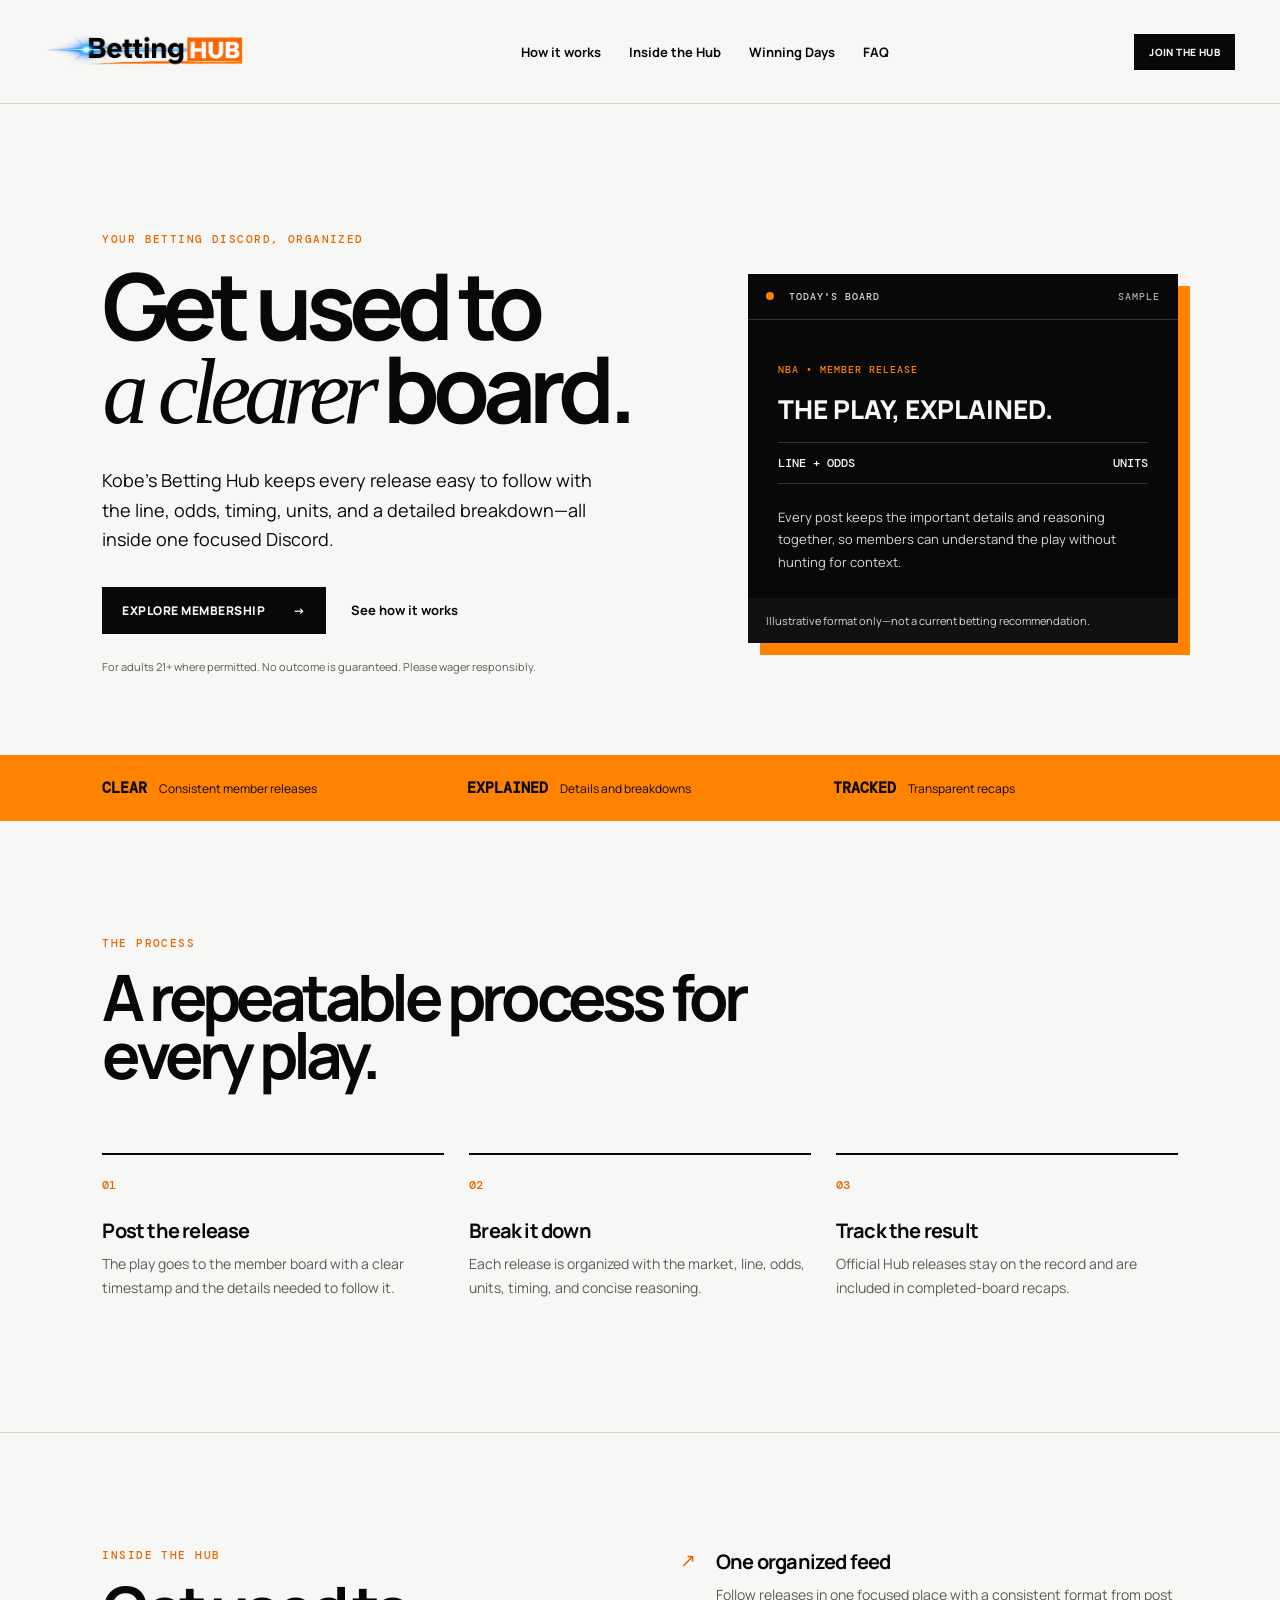
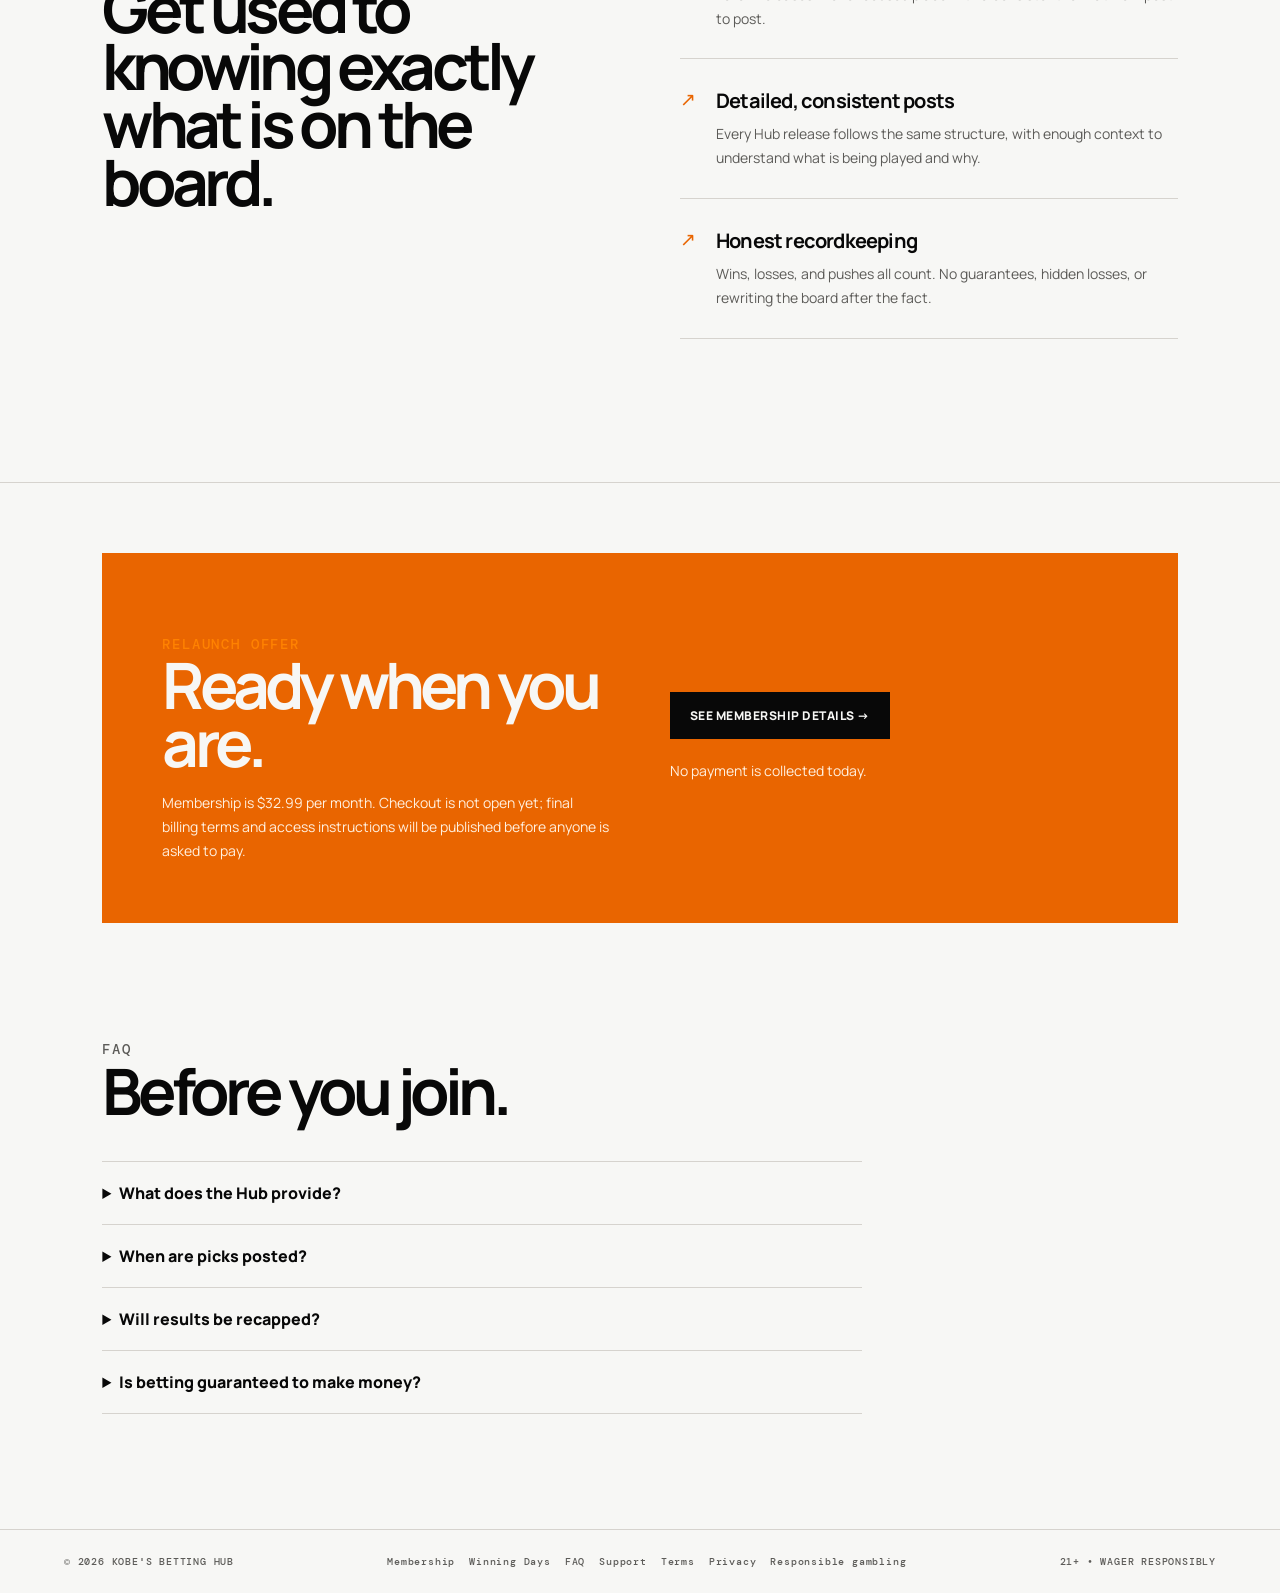
<file: index.html>
<!doctype html>
<html lang="en">
  <head>
    <meta charset="UTF-8" />
    <meta name="viewport" content="width=device-width, initial-scale=1.0" />
    <meta name="description" content="Kobe's Betting Hub is an organized betting Discord with clearly formatted releases, detailed breakdowns, and transparent recaps." />
    <meta name="theme-color" content="#080808" />
    <title>Kobe's Betting Hub | Clear releases and detailed breakdowns</title>
    <link rel="preconnect" href="https://fonts.googleapis.com" />
    <link rel="preconnect" href="https://fonts.gstatic.com" crossorigin />
    <link href="https://fonts.googleapis.com/css2?family=DM+Mono:wght@400;500&family=Manrope:wght@500;600;700;800&display=swap" rel="stylesheet" />
    <link rel="stylesheet" href="styles.css?v=7" />
    <link rel="stylesheet" href="brand.css?v=2" />
  </head>
  <body>
    <header class="site-header">
      <a class="brand" href="#top"><img class="brand-logo" src="betting-hub-logo-final.png" alt="Betting Hub" /></a>
      <nav aria-label="Primary navigation">
        <a href="#how-it-works">How it works</a>
        <a href="#inside">Inside the Hub</a>
        <a href="recaps.html">Winning Days</a>
        <a href="#faq">FAQ</a>
      </nav>
      <a class="button button-small" href="#join">Join the Hub</a>
    </header>

    <main id="top">
      <section class="hero">
        <div class="hero-copy">
          <p class="eyebrow">YOUR BETTING DISCORD, ORGANIZED</p>
          <h1>Get used to<br /><em>a clearer</em> board.</h1>
          <p class="hero-text">Kobe's Betting Hub keeps every release easy to follow with the line, odds, timing, units, and a detailed breakdown—all inside one focused Discord.</p>
          <div class="hero-actions">
            <a class="button" href="membership.html">Explore membership <span>→</span></a>
            <a class="text-link" href="#how-it-works">See how it works</a>
          </div>
          <p class="microcopy">For adults 21+ where permitted. No outcome is guaranteed. Please wager responsibly.</p>
        </div>
        <aside class="hero-card" aria-label="Sample member post">
          <div class="card-bar"><span class="status-dot"></span> TODAY'S BOARD <span class="time">SAMPLE</span></div>
          <div class="sample-pick">
            <p class="pick-label">NBA • MEMBER RELEASE</p>
            <p class="pick-title">THE PLAY, EXPLAINED.</p>
            <div class="pick-meta"><span>LINE + ODDS</span><span>UNITS</span></div>
            <p class="pick-note">Every post keeps the important details and reasoning together, so members can understand the play without hunting for context.</p>
          </div>
          <p class="card-footer">Illustrative format only—not a current betting recommendation.</p>
        </aside>
      </section>

      <section class="proof-band" aria-label="What members receive">
        <div><strong>CLEAR</strong><span>Consistent member releases</span></div>
        <div><strong>EXPLAINED</strong><span>Details and breakdowns</span></div>
        <div><strong>TRACKED</strong><span>Transparent recaps</span></div>
      </section>

      <section class="section" id="how-it-works">
        <p class="eyebrow">THE PROCESS</p>
        <h2>A repeatable process for every play.</h2>
        <div class="steps">
          <article><span>01</span><h3>Post the release</h3><p>The play goes to the member board with a clear timestamp and the details needed to follow it.</p></article>
          <article><span>02</span><h3>Break it down</h3><p>Each release is organized with the market, line, odds, units, timing, and concise reasoning.</p></article>
          <article><span>03</span><h3>Track the result</h3><p>Official Hub releases stay on the record and are included in completed-board recaps.</p></article>
        </div>
      </section>

      <section class="section split" id="inside">
        <div>
          <p class="eyebrow">INSIDE THE HUB</p>
          <h2>Get used to knowing exactly what is on the board.</h2>
        </div>
        <ul class="feature-list">
          <li><span>↗</span><div><h3>One organized feed</h3><p>Follow releases in one focused place with a consistent format from post to post.</p></div></li>
          <li><span>↗</span><div><h3>Detailed, consistent posts</h3><p>Every Hub release follows the same structure, with enough context to understand what is being played and why.</p></div></li>
          <li><span>↗</span><div><h3>Honest recordkeeping</h3><p>Wins, losses, and pushes all count. No guarantees, hidden losses, or rewriting the board after the fact.</p></div></li>
        </ul>
      </section>

      <section class="join-panel" id="join">
        <div>
          <p class="eyebrow">RELAUNCH OFFER</p>
          <h2>Ready when you are.</h2>
          <p>Membership is $32.99 per month. Checkout is not open yet; final billing terms and access instructions will be published before anyone is asked to pay.</p>
        </div>
        <div class="interest-form"><a class="button" href="membership.html">See membership details →</a><p>No payment is collected today.</p></div>
      </section>

      <section class="section faq" id="faq">
        <p class="eyebrow">FAQ</p>
        <h2>Before you join.</h2>
        <details><summary>What does the Hub provide?</summary><p>The Hub gives members an organized Discord for clearly formatted releases, detailed breakdowns, updates, and completed-board recaps.</p></details>
        <details><summary>When are picks posted?</summary><p>Plays may release at different points during the day as markets develop. Each post includes its timing and the information needed to evaluate it.</p></details>
        <details><summary>Will results be recapped?</summary><p>Yes. The goal is a clear daily recap after relevant games are final.</p></details>
        <details><summary>Is betting guaranteed to make money?</summary><p>No. Sports betting includes risk. Past results do not guarantee future outcomes. Only wager what you can afford to lose.</p></details>
      </section>
    </main>

    <footer><span>© <span id="year"></span> KOBE'S BETTING HUB</span><span class="footer-nav"><a href="membership.html">Membership</a><a href="recaps.html">Winning Days</a><a href="faq.html">FAQ</a><a href="support.html">Support</a><a href="terms.html">Terms</a><a href="privacy.html">Privacy</a><a href="responsible-gambling.html">Responsible gambling</a></span><span>21+ • WAGER RESPONSIBLY</span></footer>
    <script src="app.js?v=7"></script>
  </body>
</html>
</file>
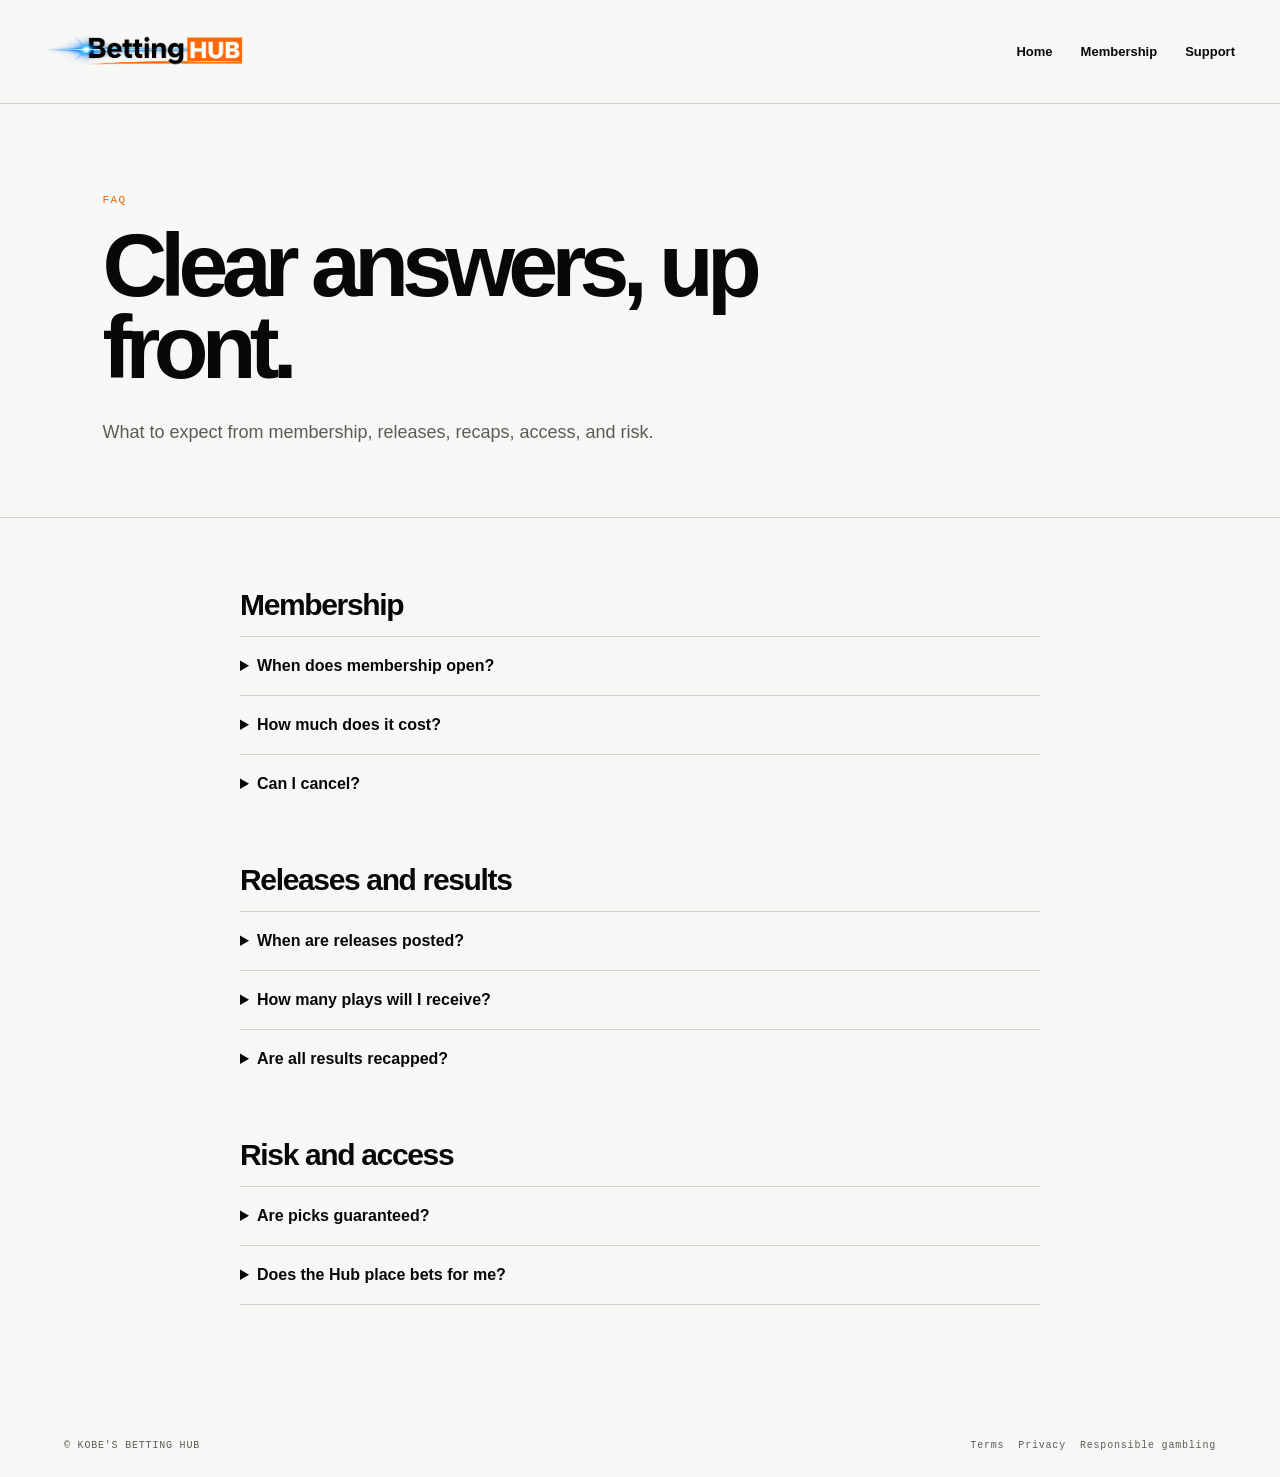
<file: faq.html>
<!doctype html><html lang="en"><head><meta charset="UTF-8"><meta name="viewport" content="width=device-width,initial-scale=1"><meta name="description" content="Membership, releases, results, access, and responsible gambling FAQs."><title>FAQ | Kobe's Betting Hub</title><link rel="stylesheet" href="styles.css?v=7"><link rel="stylesheet" href="brand.css?v=2" /></head><body><header class="site-header"><a class="brand" href="index.html"><img class="brand-logo" src="betting-hub-logo-final.png" alt="Betting Hub" /></a><nav><a href="index.html">Home</a><a href="membership.html">Membership</a><a href="support.html">Support</a></nav></header><main><section class="page-hero"><p class="eyebrow">FAQ</p><h1>Clear answers, up front.</h1><p>What to expect from membership, releases, recaps, access, and risk.</p></section><article class="content faq-list"><h2>Membership</h2><details><summary>When does membership open?</summary><p>A launch date has not been announced. Complete billing and access terms will be shown before checkout opens.</p></details><details><summary>How much does it cost?</summary><p>Membership is $32.99 per month and renews monthly until canceled.</p></details><details><summary>Can I cancel?</summary><p>The cancellation method, effective date, and refund policy will be stated before payment.</p></details><h2>Releases and results</h2><details><summary>When are releases posted?</summary><p>Timing varies by slate and market. Each post will include its timing and bet details.</p></details><details><summary>How many plays will I receive?</summary><p>There is no guaranteed daily number. The goal is qualified releases, not filling a quota.</p></details><details><summary>Are all results recapped?</summary><p>The standard is to include every official posted play, including wins, losses, and pushes.</p></details><h2>Risk and access</h2><details><summary>Are picks guaranteed?</summary><p>No. No pick or system guarantees profit. Sports betting involves real financial risk.</p></details><details><summary>Does the Hub place bets for me?</summary><p>No. It provides information and community access and never needs your sportsbook password.</p></details></article></main><footer><span>© KOBE'S BETTING HUB</span><span class="footer-nav"><a href="terms.html">Terms</a><a href="privacy.html">Privacy</a><a href="responsible-gambling.html">Responsible gambling</a></span></footer></body></html>
</file>
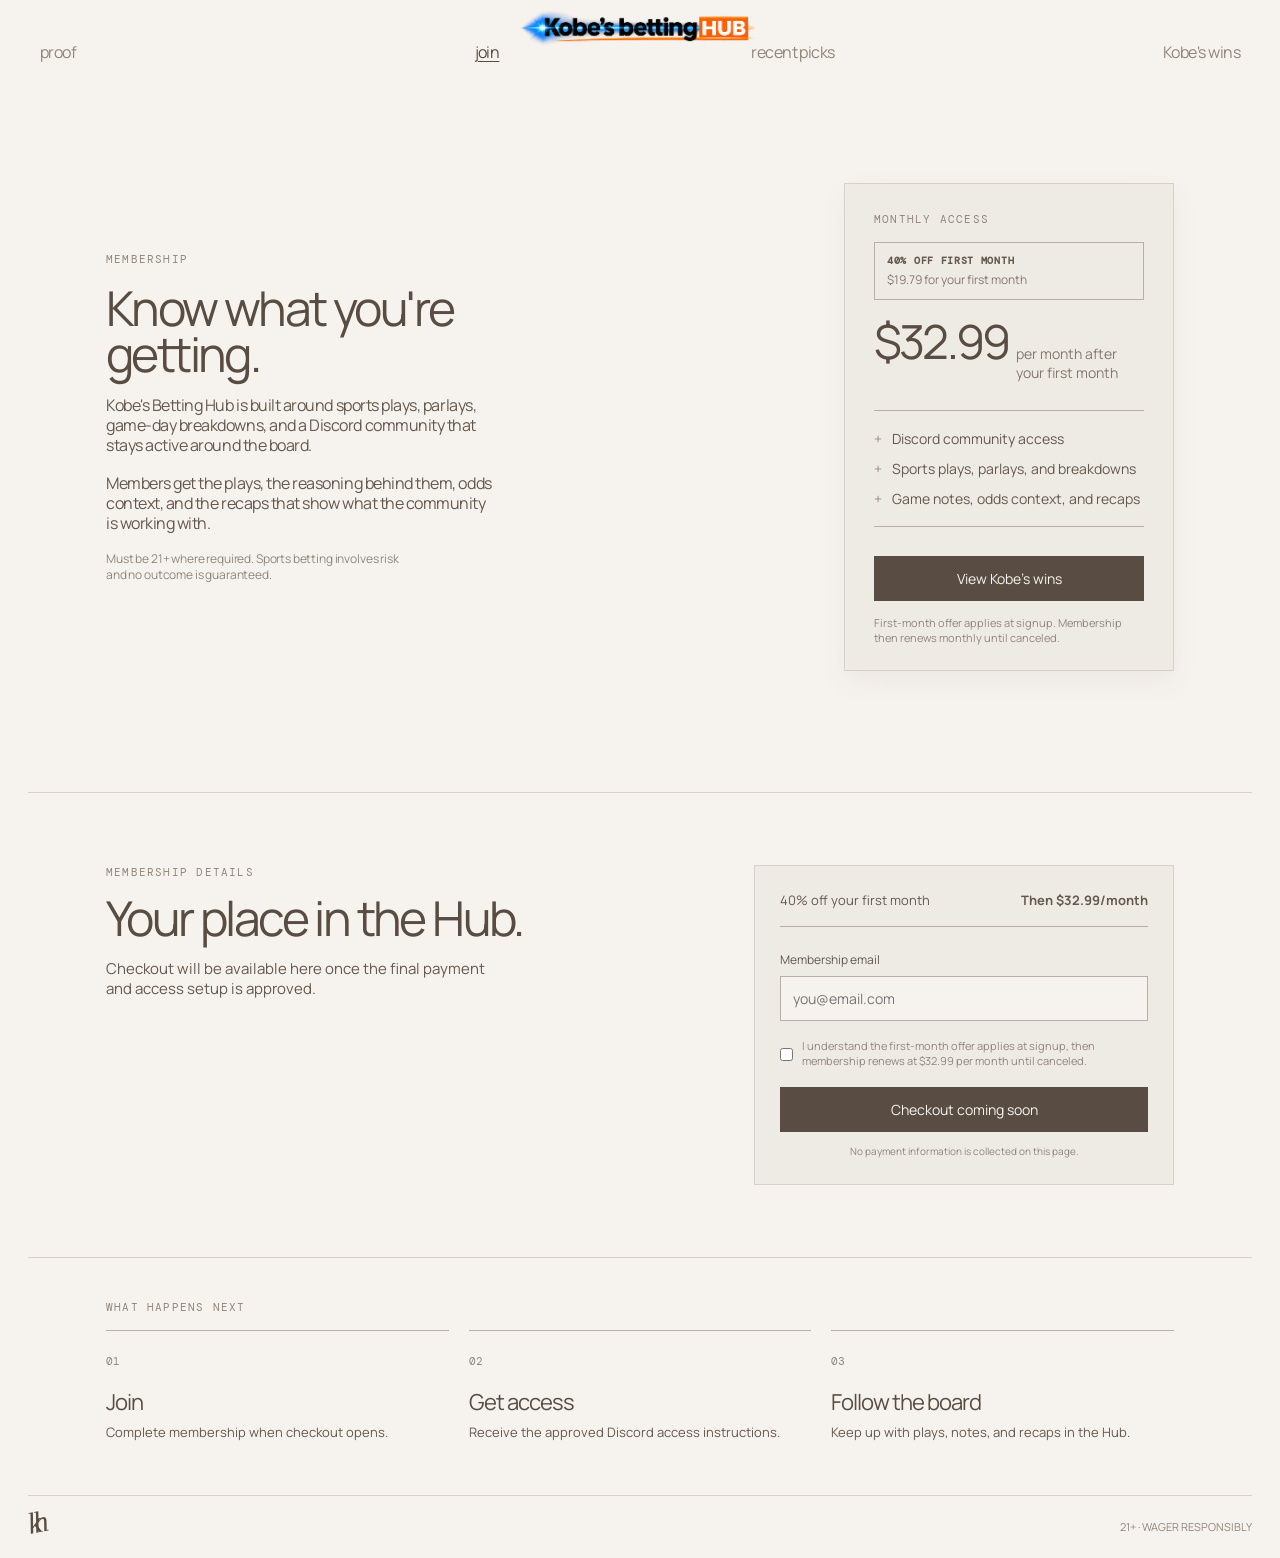
<file: membership.html>
<!doctype html>
<html lang="en">
  <head>
    <meta charset="UTF-8" />
    <meta name="viewport" content="width=device-width, initial-scale=1.0" />
    <meta name="description" content="Join Kobe's Betting Hub." />
    <title>Join | Kobe's Betting Hub</title>
    <link rel="preconnect" href="https://fonts.googleapis.com" />
    <link rel="preconnect" href="https://fonts.gstatic.com" crossorigin />
    <link href="https://fonts.googleapis.com/css2?family=DM+Mono:wght@400&family=Manrope:wght@400;500&display=swap" rel="stylesheet" />
    <link rel="stylesheet" href="membership-theme.css?v=2" />
  </head>
  <body>
    <main class="site-shell">
      <header class="site-header">
        <h1 class="brand-wordmark"><a href="https://zda1-hub.github.io/editorial-portfolio/"><img src="assets/brand/kobes-betting-hub-wordmark.png" alt="Kobe's Betting Hub" /></a></h1>
        <nav aria-label="Kobe's Betting Hub">
          <a href="https://zda1-hub.github.io/editorial-portfolio/">proof</a>
          <a class="is-active" href="membership.html">join</a>
          <a href="https://zda1-hub.github.io/editorial-portfolio/#wins">recent picks</a>
          <a href="https://zda1-hub.github.io/editorial-portfolio/#kobes-wins">Kobe's wins</a>
        </nav>
      </header>

      <section class="membership-view">
        <div class="membership-intro">
          <p class="eyebrow">MEMBERSHIP</p>
          <h2>Know what you're getting.</h2>
          <p>Kobe's Betting Hub is built around sports plays, parlays, game-day breakdowns, and a Discord community that stays active around the board.</p>
          <p>Members get the plays, the reasoning behind them, odds context, and the recaps that show what the community is working with.</p>
          <p class="fine-print">Must be 21+ where required. Sports betting involves risk and no outcome is guaranteed.</p>
        </div>

        <article class="membership-card">
          <p class="card-label">MONTHLY ACCESS</p>
          <div class="first-month-offer"><strong>40% OFF FIRST MONTH</strong><span>$19.79 for your first month</span></div>
          <p class="price"><strong>$32.99</strong><span>per month after your first month</span></p>
          <ul>
            <li>Discord community access</li>
            <li>Sports plays, parlays, and breakdowns</li>
            <li>Game notes, odds context, and recaps</li>
          </ul>
          <a class="back-to-wins" href="https://zda1-hub.github.io/editorial-portfolio/#kobes-wins">View Kobe's wins</a>
          <p class="terms">First-month offer applies at signup. Membership then renews monthly until canceled.</p>
        </article>
      </section>

      <section class="checkout-section" aria-labelledby="checkout-title">
        <div>
          <p class="eyebrow">MEMBERSHIP DETAILS</p>
          <h2 id="checkout-title">Your place in the Hub.</h2>
          <p>Checkout will be available here once the final payment and access setup is approved.</p>
        </div>
        <form class="checkout-card" id="checkout-preview">
          <div class="order-row"><span>40% off your first month</span><strong>Then $32.99/month</strong></div>
          <label for="checkout-email">Membership email</label>
          <input id="checkout-email" name="email" type="email" autocomplete="email" placeholder="you@email.com" required />
          <label class="consent"><input id="terms-consent" type="checkbox" required /><span>I understand the first-month offer applies at signup, then membership renews at $32.99 per month until canceled.</span></label>
          <button type="submit">Checkout coming soon</button>
          <p class="preview-message" id="preview-message" role="status">No payment information is collected on this page.</p>
        </form>
      </section>

      <section class="after-section">
        <p class="eyebrow">WHAT HAPPENS NEXT</p>
        <div class="after-grid">
          <article><span>01</span><h3>Join</h3><p>Complete membership when checkout opens.</p></article>
          <article><span>02</span><h3>Get access</h3><p>Receive the approved Discord access instructions.</p></article>
          <article><span>03</span><h3>Follow the board</h3><p>Keep up with plays, notes, and recaps in the Hub.</p></article>
        </div>
      </section>

      <footer class="site-footer"><a href="https://zda1-hub.github.io/editorial-portfolio/" aria-label="Return to Kobe's Wins">kh</a><span>21+ · WAGER RESPONSIBLY</span></footer>
    </main>
    <script src="app.js?v=8"></script>
  </body>
</html>
</file>
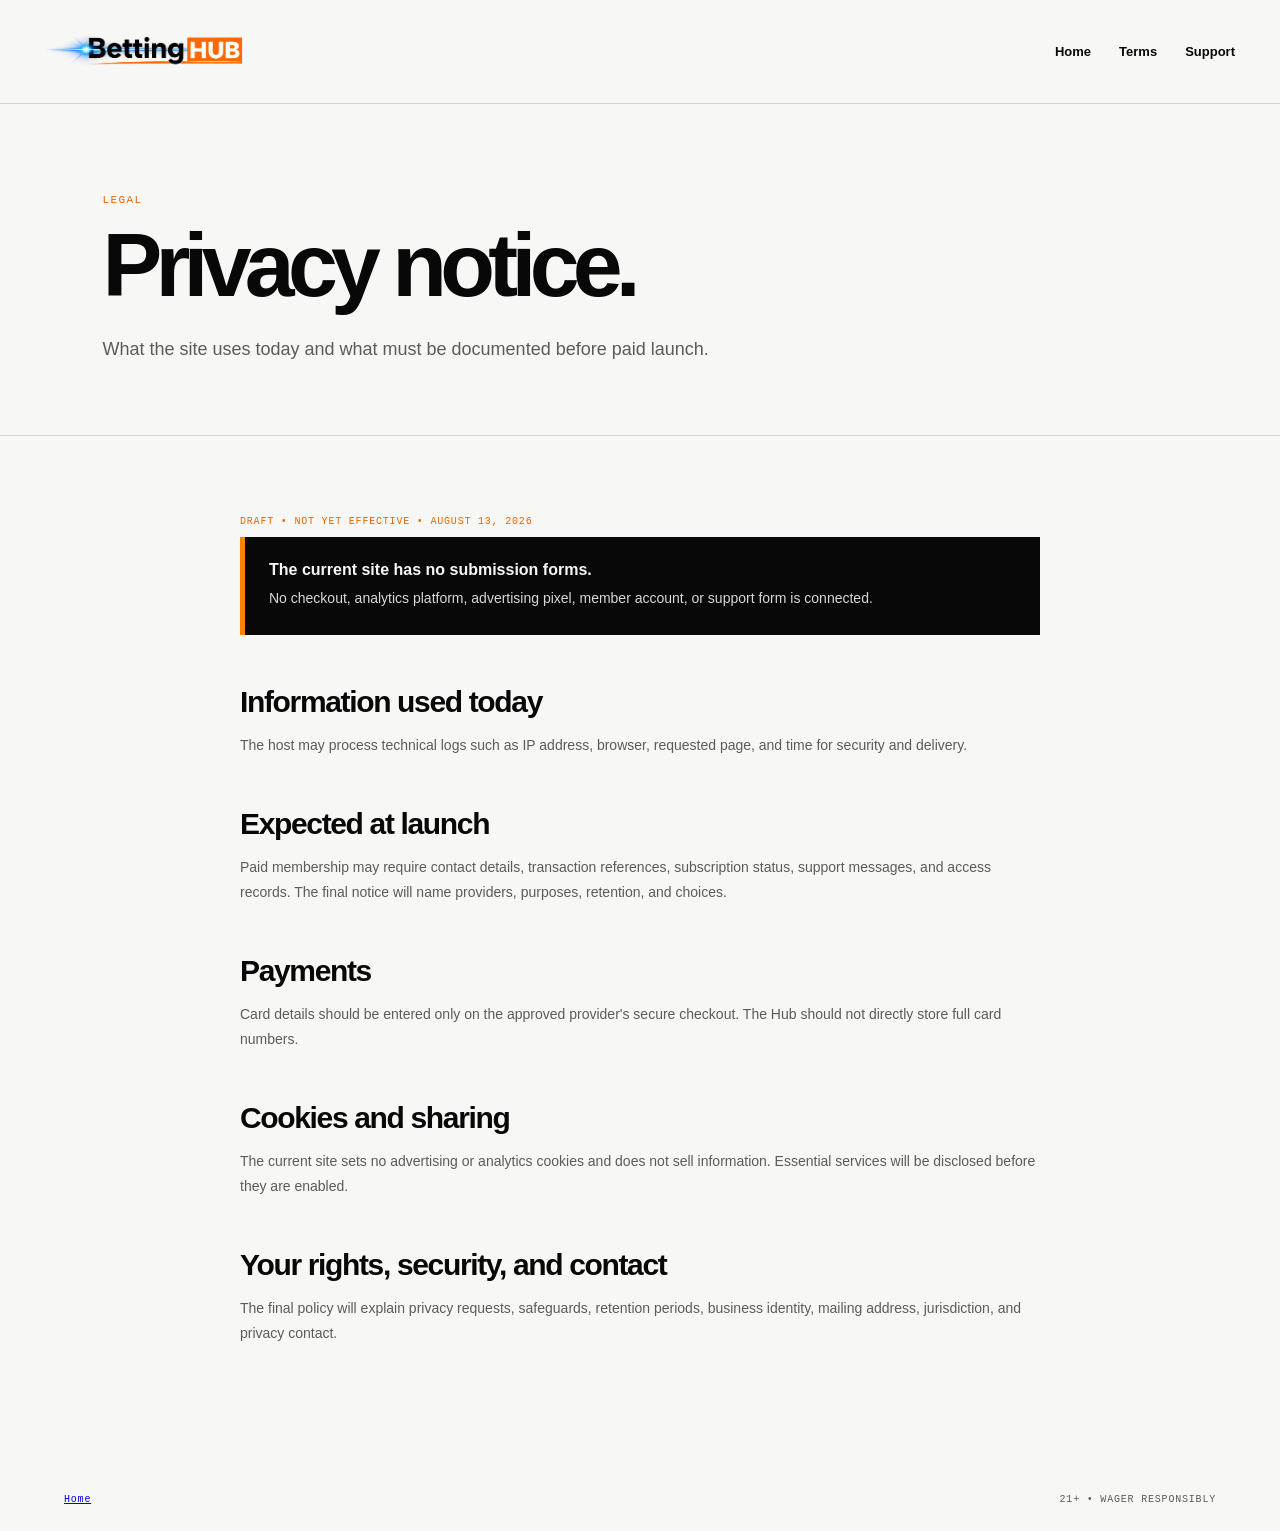
<file: privacy.html>
<!doctype html><html lang="en"><head><meta charset="UTF-8"><meta name="viewport" content="width=device-width,initial-scale=1"><meta name="robots" content="noindex"><title>Privacy | Kobe's Betting Hub</title><link rel="stylesheet" href="styles.css"><link rel="stylesheet" href="brand.css?v=2" /></head><body><header class="site-header"><a class="brand" href="index.html"><img class="brand-logo" src="betting-hub-logo-final.png" alt="Betting Hub" /></a><nav><a href="index.html">Home</a><a href="terms.html">Terms</a><a href="support.html">Support</a></nav></header><main><section class="page-hero"><p class="eyebrow">LEGAL</p><h1>Privacy notice.</h1><p>What the site uses today and what must be documented before paid launch.</p></section><article class="content"><p class="legal-meta">DRAFT • NOT YET EFFECTIVE • AUGUST 13, 2026</p><div class="notice"><strong>The current site has no submission forms.</strong><p>No checkout, analytics platform, advertising pixel, member account, or support form is connected.</p></div><h2>Information used today</h2><p>The host may process technical logs such as IP address, browser, requested page, and time for security and delivery.</p><h2>Expected at launch</h2><p>Paid membership may require contact details, transaction references, subscription status, support messages, and access records. The final notice will name providers, purposes, retention, and choices.</p><h2>Payments</h2><p>Card details should be entered only on the approved provider's secure checkout. The Hub should not directly store full card numbers.</p><h2>Cookies and sharing</h2><p>The current site sets no advertising or analytics cookies and does not sell information. Essential services will be disclosed before they are enabled.</p><h2>Your rights, security, and contact</h2><p>The final policy will explain privacy requests, safeguards, retention periods, business identity, mailing address, jurisdiction, and privacy contact.</p></article></main><footer><a href="index.html">Home</a><span>21+ • WAGER RESPONSIBLY</span></footer></body></html>
</file>
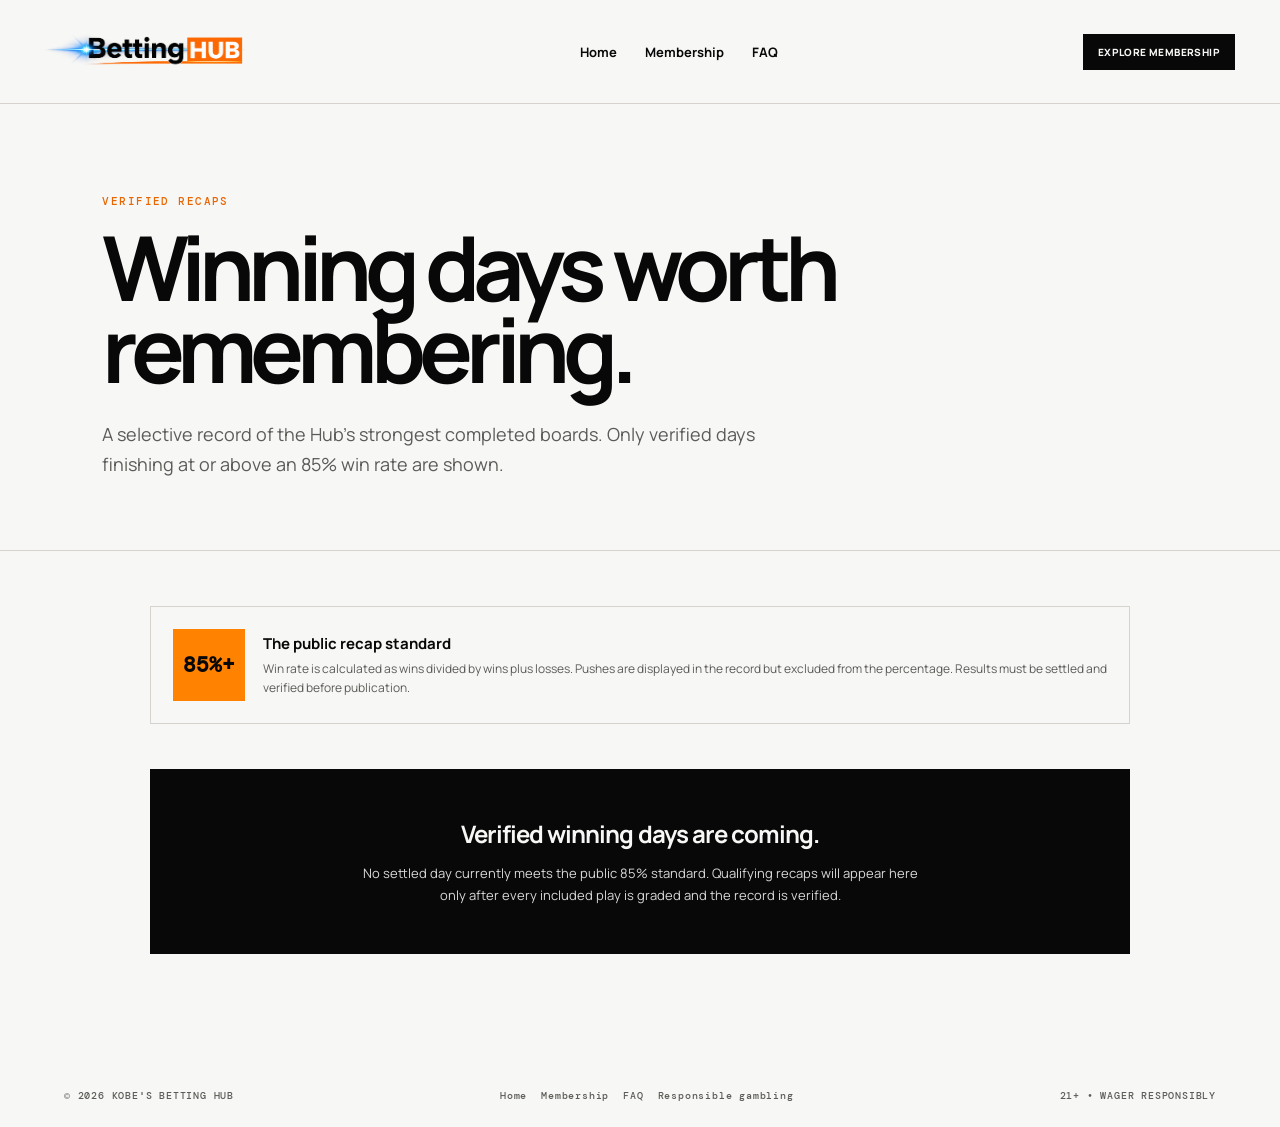
<file: recaps.html>
<!doctype html>
<html lang="en">
  <head>
    <meta charset="UTF-8" />
    <meta name="viewport" content="width=device-width, initial-scale=1.0" />
    <meta name="description" content="Verified Kobe's Betting Hub daily recaps with an 85% win rate or better." />
    <meta name="theme-color" content="#080808" />
    <title>Winning Days | Kobe's Betting Hub</title>
    <link rel="preconnect" href="https://fonts.googleapis.com" />
    <link rel="preconnect" href="https://fonts.gstatic.com" crossorigin />
    <link href="https://fonts.googleapis.com/css2?family=DM+Mono:wght@400;500&family=Manrope:wght@500;600;700;800&display=swap" rel="stylesheet" />
    <link rel="stylesheet" href="styles.css?v=6" />
    <link rel="stylesheet" href="brand.css?v=2" />
  </head>
  <body>
    <header class="site-header">
      <a class="brand" href="index.html"><img class="brand-logo" src="betting-hub-logo-final.png" alt="Betting Hub" /></a>
      <nav aria-label="Primary navigation"><a href="index.html">Home</a><a href="membership.html">Membership</a><a href="faq.html">FAQ</a></nav>
      <a class="button button-small" href="membership.html">Explore membership</a>
    </header>
    <main>
      <section class="page-hero"><p class="eyebrow">VERIFIED RECAPS</p><h1>Winning days worth remembering.</h1><p>A selective record of the Hub's strongest completed boards. Only verified days finishing at or above an 85% win rate are shown.</p></section>
      <section class="recap-intro" aria-label="Publishing standard"><div class="recap-rule"><span class="rule-number">85%+</span><div><strong>The public recap standard</strong><p>Win rate is calculated as wins divided by wins plus losses. Pushes are displayed in the record but excluded from the percentage. Results must be settled and verified before publication.</p></div></div></section>
      <section class="recap-grid" id="recap-grid" aria-live="polite"><div class="recap-empty"><strong>Loading verified recaps…</strong></div></section>
    </main>
    <footer><span>© <span id="year"></span> KOBE'S BETTING HUB</span><span class="footer-nav"><a href="index.html">Home</a><a href="membership.html">Membership</a><a href="faq.html">FAQ</a><a href="responsible-gambling.html">Responsible gambling</a></span><span>21+ • WAGER RESPONSIBLY</span></footer>
    <script src="app.js?v=5"></script><script src="recaps.js?v=1"></script>
  </body>
</html>
</file>
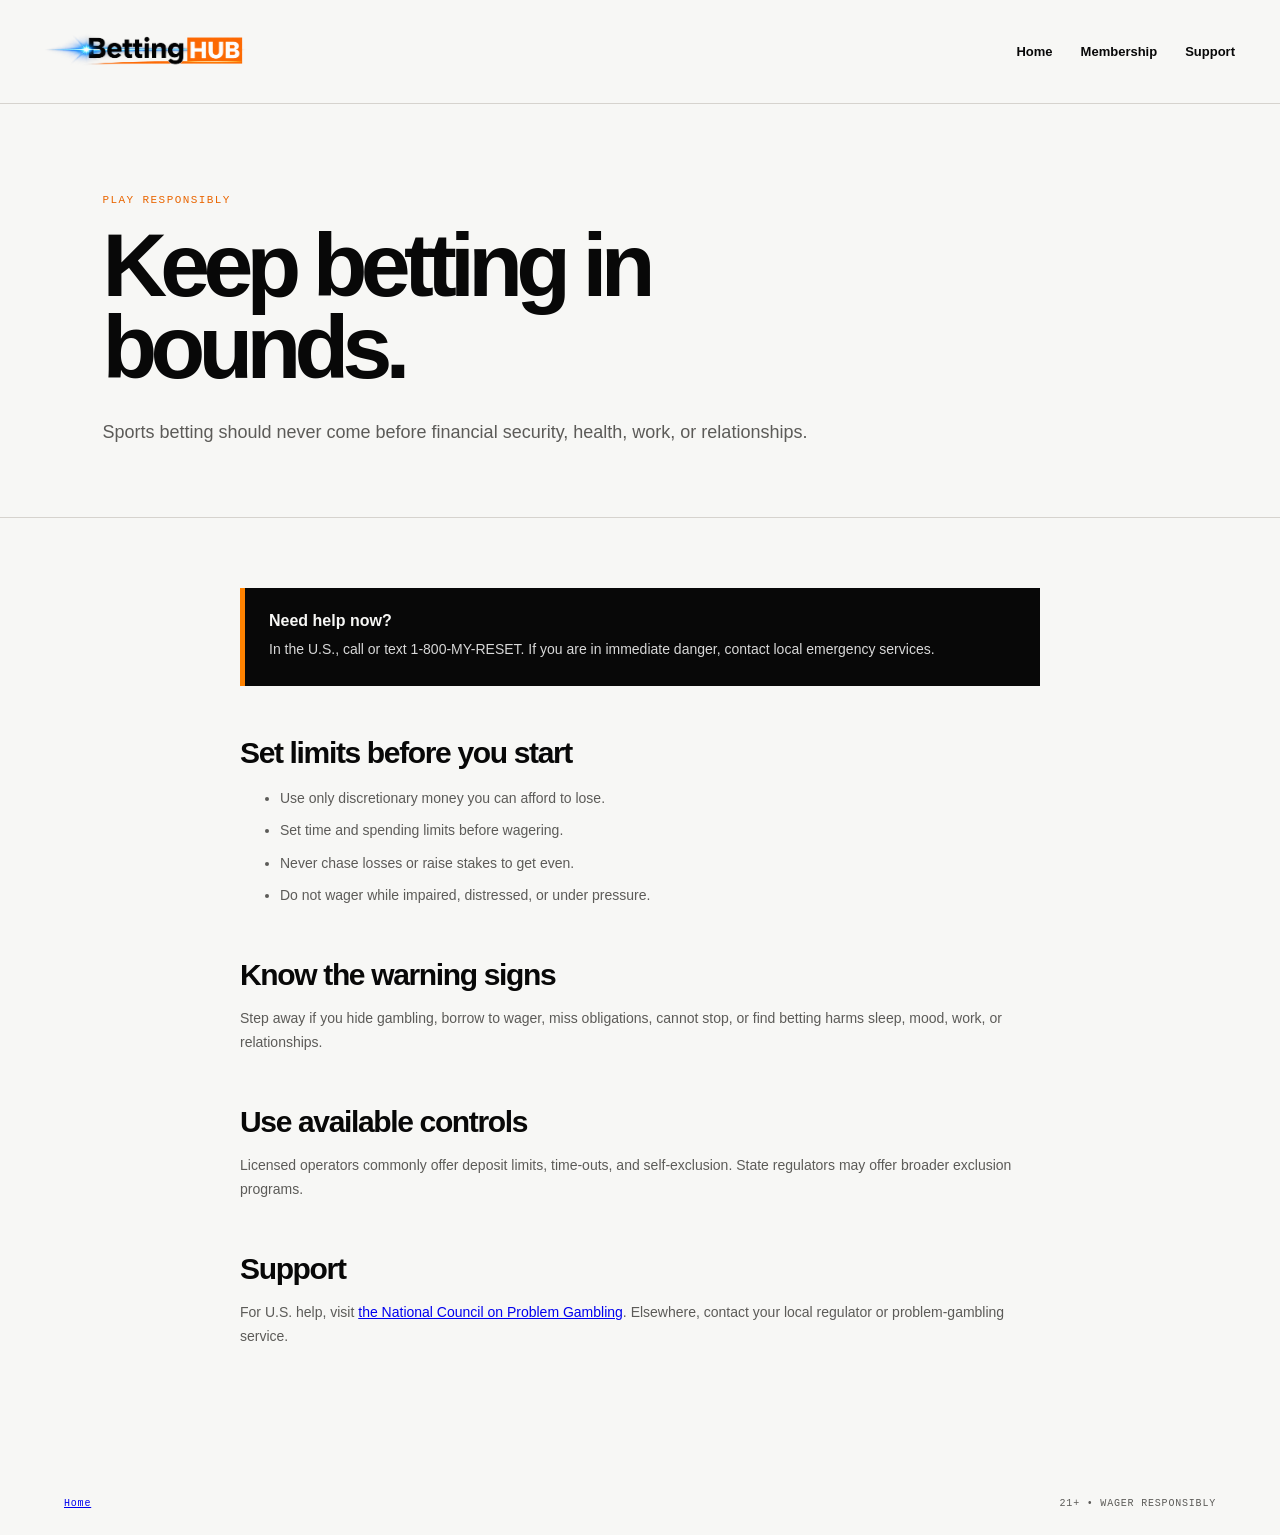
<file: responsible-gambling.html>
<!doctype html><html lang="en"><head><meta charset="UTF-8"><meta name="viewport" content="width=device-width,initial-scale=1"><meta name="description" content="Responsible gambling guidance and support resources."><title>Responsible Gambling | Kobe's Betting Hub</title><link rel="stylesheet" href="styles.css"><link rel="stylesheet" href="brand.css?v=2" /></head><body><header class="site-header"><a class="brand" href="index.html"><img class="brand-logo" src="betting-hub-logo-final.png" alt="Betting Hub" /></a><nav><a href="index.html">Home</a><a href="membership.html">Membership</a><a href="support.html">Support</a></nav></header><main><section class="page-hero"><p class="eyebrow">PLAY RESPONSIBLY</p><h1>Keep betting in bounds.</h1><p>Sports betting should never come before financial security, health, work, or relationships.</p></section><article class="content"><div class="notice"><strong>Need help now?</strong><p>In the U.S., call or text 1-800-MY-RESET. If you are in immediate danger, contact local emergency services.</p></div><h2>Set limits before you start</h2><ul><li>Use only discretionary money you can afford to lose.</li><li>Set time and spending limits before wagering.</li><li>Never chase losses or raise stakes to get even.</li><li>Do not wager while impaired, distressed, or under pressure.</li></ul><h2>Know the warning signs</h2><p>Step away if you hide gambling, borrow to wager, miss obligations, cannot stop, or find betting harms sleep, mood, work, or relationships.</p><h2>Use available controls</h2><p>Licensed operators commonly offer deposit limits, time-outs, and self-exclusion. State regulators may offer broader exclusion programs.</p><h2>Support</h2><p>For U.S. help, visit <a href="https://www.ncpgambling.org/help-treatment/about-the-national-problem-gambling-helpline/">the National Council on Problem Gambling</a>. Elsewhere, contact your local regulator or problem-gambling service.</p></article></main><footer><a href="index.html">Home</a><span>21+ • WAGER RESPONSIBLY</span></footer></body></html>
</file>
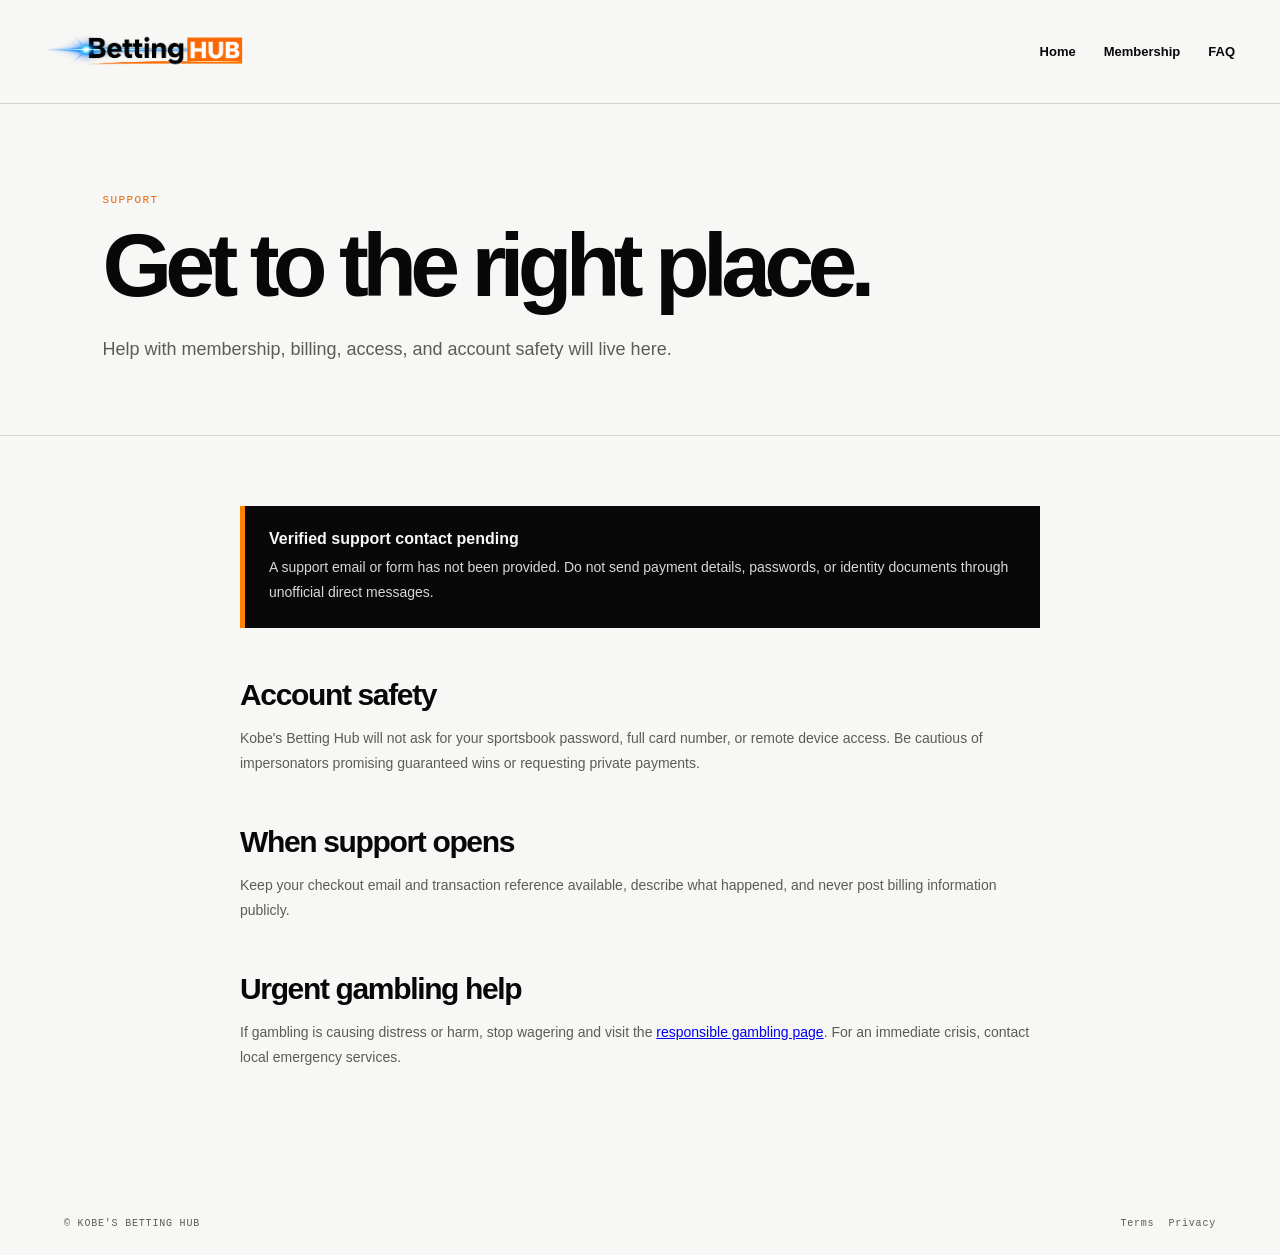
<file: support.html>
<!doctype html><html lang="en"><head><meta charset="UTF-8"><meta name="viewport" content="width=device-width,initial-scale=1"><title>Support | Kobe's Betting Hub</title><link rel="stylesheet" href="styles.css"><link rel="stylesheet" href="brand.css?v=2" /></head><body><header class="site-header"><a class="brand" href="index.html"><img class="brand-logo" src="betting-hub-logo-final.png" alt="Betting Hub" /></a><nav><a href="index.html">Home</a><a href="membership.html">Membership</a><a href="faq.html">FAQ</a></nav></header><main><section class="page-hero"><p class="eyebrow">SUPPORT</p><h1>Get to the right place.</h1><p>Help with membership, billing, access, and account safety will live here.</p></section><article class="content"><div class="notice"><strong>Verified support contact pending</strong><p>A support email or form has not been provided. Do not send payment details, passwords, or identity documents through unofficial direct messages.</p></div><h2>Account safety</h2><p>Kobe's Betting Hub will not ask for your sportsbook password, full card number, or remote device access. Be cautious of impersonators promising guaranteed wins or requesting private payments.</p><h2>When support opens</h2><p>Keep your checkout email and transaction reference available, describe what happened, and never post billing information publicly.</p><h2>Urgent gambling help</h2><p>If gambling is causing distress or harm, stop wagering and visit the <a href="responsible-gambling.html">responsible gambling page</a>. For an immediate crisis, contact local emergency services.</p></article></main><footer><span>© KOBE'S BETTING HUB</span><span class="footer-nav"><a href="terms.html">Terms</a><a href="privacy.html">Privacy</a></span></footer></body></html>
</file>
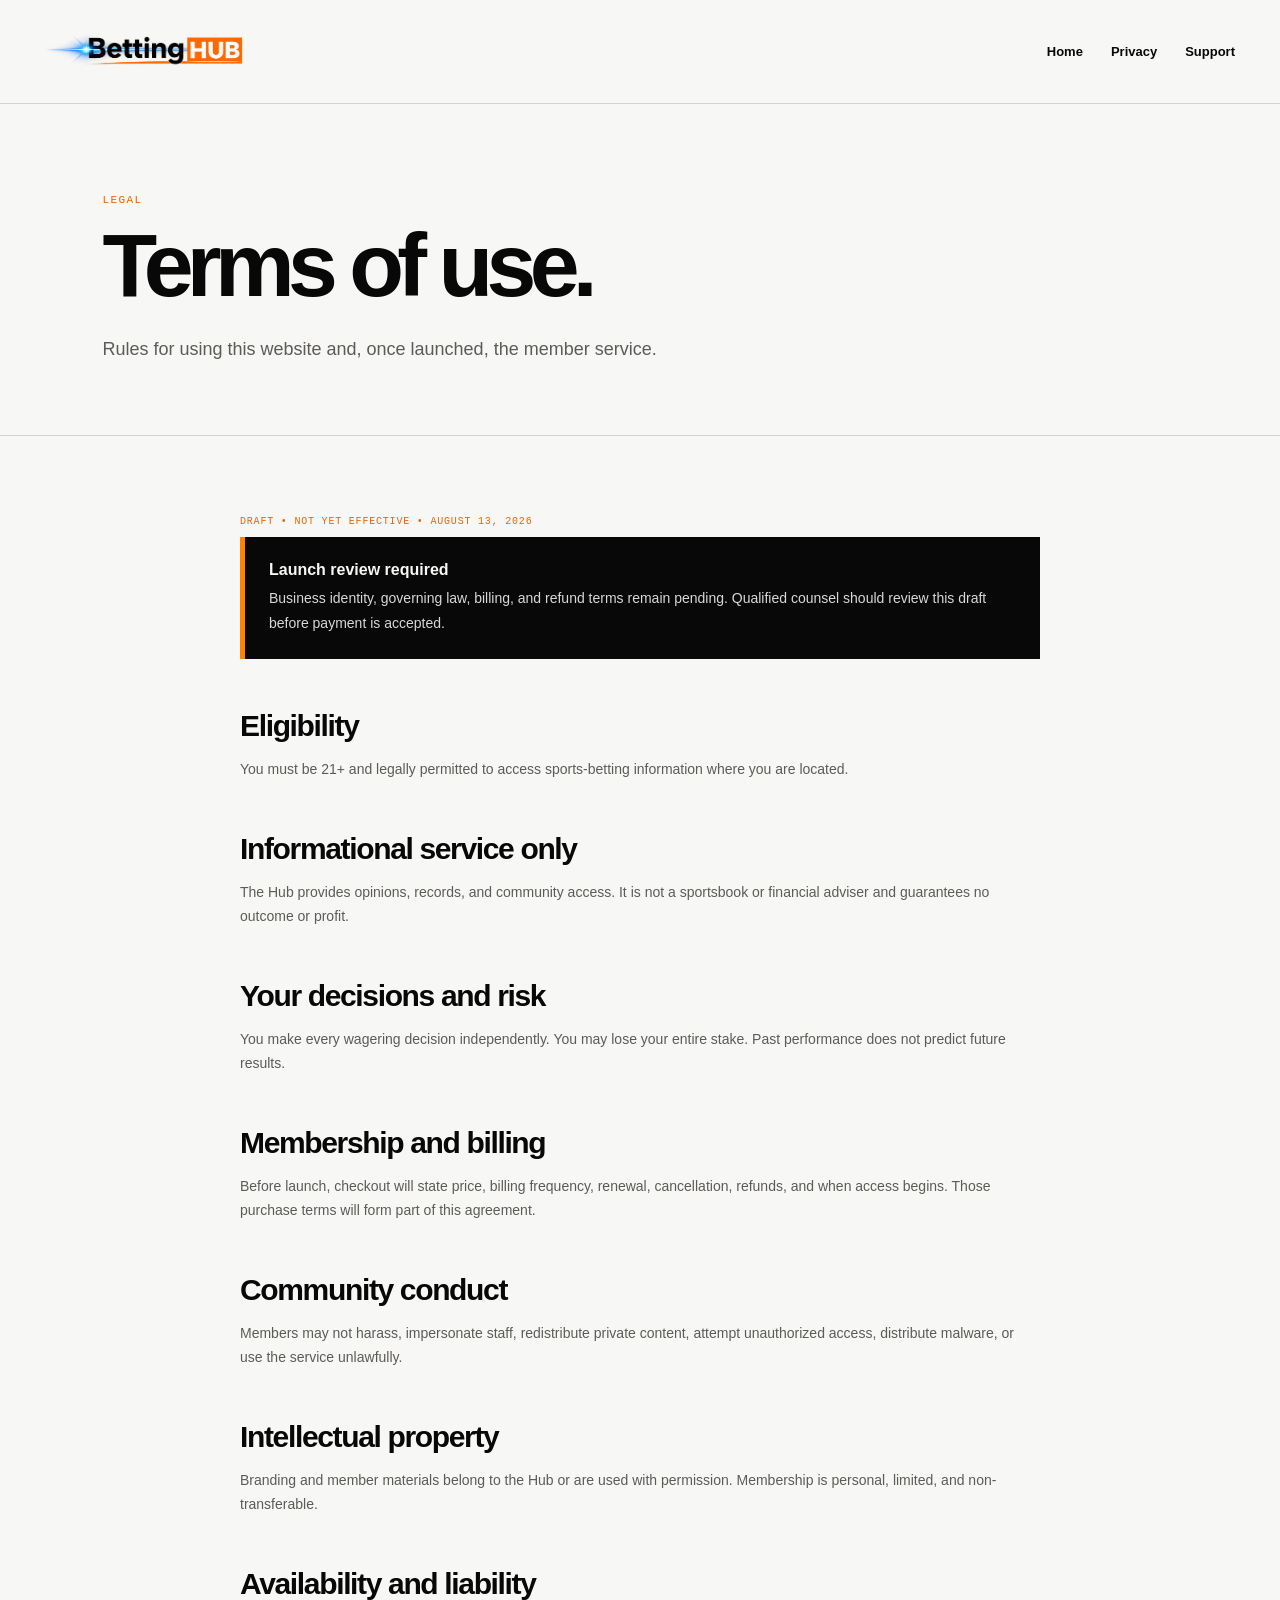
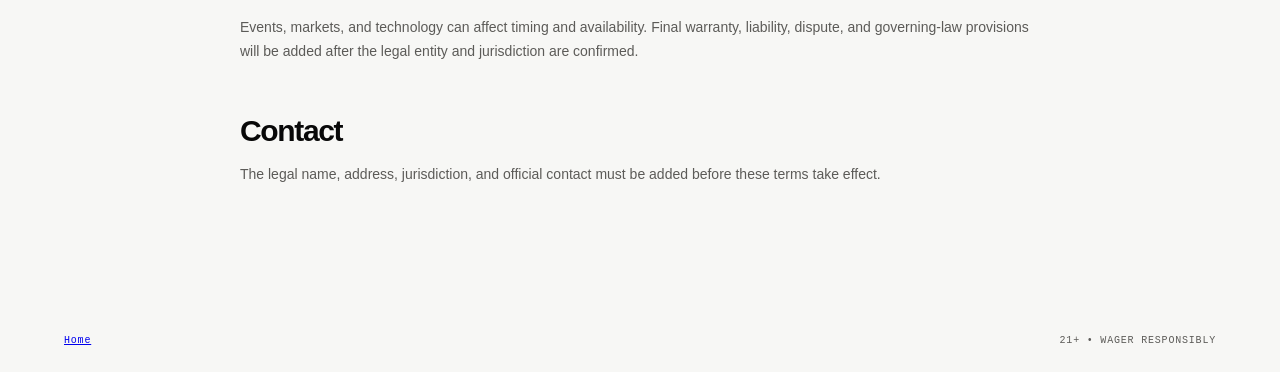
<file: terms.html>
<!doctype html><html lang="en"><head><meta charset="UTF-8"><meta name="viewport" content="width=device-width,initial-scale=1"><meta name="robots" content="noindex"><title>Terms | Kobe's Betting Hub</title><link rel="stylesheet" href="styles.css"><link rel="stylesheet" href="brand.css?v=2" /></head><body><header class="site-header"><a class="brand" href="index.html"><img class="brand-logo" src="betting-hub-logo-final.png" alt="Betting Hub" /></a><nav><a href="index.html">Home</a><a href="privacy.html">Privacy</a><a href="support.html">Support</a></nav></header><main><section class="page-hero"><p class="eyebrow">LEGAL</p><h1>Terms of use.</h1><p>Rules for using this website and, once launched, the member service.</p></section><article class="content"><p class="legal-meta">DRAFT • NOT YET EFFECTIVE • AUGUST 13, 2026</p><div class="notice"><strong>Launch review required</strong><p>Business identity, governing law, billing, and refund terms remain pending. Qualified counsel should review this draft before payment is accepted.</p></div><h2>Eligibility</h2><p>You must be 21+ and legally permitted to access sports-betting information where you are located.</p><h2>Informational service only</h2><p>The Hub provides opinions, records, and community access. It is not a sportsbook or financial adviser and guarantees no outcome or profit.</p><h2>Your decisions and risk</h2><p>You make every wagering decision independently. You may lose your entire stake. Past performance does not predict future results.</p><h2>Membership and billing</h2><p>Before launch, checkout will state price, billing frequency, renewal, cancellation, refunds, and when access begins. Those purchase terms will form part of this agreement.</p><h2>Community conduct</h2><p>Members may not harass, impersonate staff, redistribute private content, attempt unauthorized access, distribute malware, or use the service unlawfully.</p><h2>Intellectual property</h2><p>Branding and member materials belong to the Hub or are used with permission. Membership is personal, limited, and non-transferable.</p><h2>Availability and liability</h2><p>Events, markets, and technology can affect timing and availability. Final warranty, liability, dispute, and governing-law provisions will be added after the legal entity and jurisdiction are confirmed.</p><h2>Contact</h2><p>The legal name, address, jurisdiction, and official contact must be added before these terms take effect.</p></article></main><footer><a href="index.html">Home</a><span>21+ • WAGER RESPONSIBLY</span></footer></body></html>
</file>
<file: styles.css>
:root { --ink:#080808; --paper:#f7f7f5; --lime:#ff8200; --rust:#e96500; --line:#d6d3ce; --muted:#5c5b58; }
* { box-sizing:border-box; }
html { scroll-behavior:smooth; }
body { margin:0; color:var(--ink); background:var(--paper); font-family:Manrope,Arial,sans-serif; }
.site-header { height:104px; padding:0 clamp(20px,4vw,45px); display:flex; align-items:center; justify-content:space-between; border-bottom:1px solid var(--line); }
.brand { color:var(--ink); text-decoration:none; font-size:24px; font-weight:800; letter-spacing:.035em; display:flex; align-items:center; gap:20px; white-space:nowrap; }
.brand-mark { display:grid; place-items:center; width:62px; height:62px; background:var(--lime); color:var(--ink); font:800 18px Manrope,Arial,sans-serif; letter-spacing:0; flex:0 0 62px; }
nav { display:flex; gap:28px; } nav a,.text-link { color:var(--ink); font-size:13px; font-weight:700; text-decoration:none; } nav a:hover,.text-link:hover { color:var(--rust); }
.button { background:var(--ink); color:var(--paper); text-decoration:none; border:0; cursor:pointer; padding:15px 20px; display:inline-flex; gap:28px; align-items:center; font:800 12px Manrope,sans-serif; letter-spacing:.04em; text-transform:uppercase; }.button:hover{background:var(--rust)}.button-small{padding:11px 15px;font-size:10px}
.hero { min-height:610px; padding:clamp(60px,10vw,145px) clamp(20px,8vw,130px) 70px; display:grid; grid-template-columns:1.1fr .9fr; gap:70px; align-items:center; }.eyebrow{font:500 11px 'DM Mono',monospace;letter-spacing:.13em;color:var(--rust);margin:0 0 18px}.hero h1,.section h2,.join-panel h2{font-size:clamp(48px,7.2vw,102px);letter-spacing:-.075em;line-height:.9;margin:0;max-width:720px}.hero h1 em{font-family:Georgia,serif;font-weight:400}.hero-text{font-size:18px;line-height:1.65;max-width:490px;margin:32px 0}.hero-actions{display:flex;align-items:center;gap:25px}.microcopy{color:var(--muted);font-size:11px;margin-top:25px}
.hero-card{background:var(--ink);color:var(--paper);box-shadow:12px 12px 0 var(--lime);max-width:430px;justify-self:end}.card-bar{padding:16px 18px;border-bottom:1px solid #333333;color:#d8d8d8;font:500 10px 'DM Mono',monospace;letter-spacing:.1em}.status-dot{display:inline-block;width:8px;height:8px;border-radius:50%;background:var(--lime);margin-right:8px}.time{float:right;color:#aaaaaa}.sample-pick{padding:33px 30px 25px}.pick-label{font:500 10px 'DM Mono',monospace;letter-spacing:.1em;color:var(--lime)}.pick-title{font-size:26px;font-weight:800;margin:15px 0}.pick-meta{display:flex;justify-content:space-between;padding:12px 0;border-top:1px solid #333333;border-bottom:1px solid #333333;font:500 12px 'DM Mono',monospace}.pick-note{font-size:13px;line-height:1.7;color:#d8d8d8;margin:22px 0 0}.card-footer{margin:0;padding:15px 18px;background:#111111;color:#d8d8d8;font-size:11px}
.proof-band{background:var(--lime);display:grid;grid-template-columns:repeat(3,1fr);padding:23px clamp(20px,8vw,130px);gap:20px}.proof-band div{display:flex;gap:12px;align-items:baseline}.proof-band strong{font:800 15px 'DM Mono',monospace}.proof-band span{font-size:12px}
.section{padding:115px clamp(20px,8vw,130px);border-bottom:1px solid var(--line)}.section h2{font-size:clamp(35px,5vw,65px);max-width:700px}.steps{display:grid;grid-template-columns:repeat(3,1fr);gap:25px;margin-top:70px}.steps article{border-top:2px solid var(--ink);padding:17px 0}.steps span{font:500 12px 'DM Mono',monospace;color:var(--rust)}h3{font-size:20px;letter-spacing:-.04em;margin:23px 0 8px}.steps p,.feature-list p,.join-panel p,.faq p{font-size:14px;line-height:1.7;color:var(--muted);margin:0}.split{display:grid;grid-template-columns:1fr 1fr;gap:80px}.feature-list{list-style:none;padding:0;margin:0}.feature-list li{display:flex;gap:20px;padding:0 0 28px;margin-bottom:28px;border-bottom:1px solid var(--line)}.feature-list span{font:500 19px 'DM Mono',monospace;color:var(--rust)}.feature-list h3{margin:0 0 8px}
.join-panel{margin:70px clamp(20px,8vw,130px);padding:60px;display:grid;grid-template-columns:1fr 1fr;gap:60px;background:var(--rust);color:var(--paper)}.join-panel .eyebrow{color:var(--lime)}.join-panel h2{font-size:clamp(42px,5vw,65px)}.join-panel p{color:#fff0df;max-width:460px;margin-top:20px}.interest-form{align-self:center}.interest-form label{display:block;font-size:13px;font-weight:700;margin-bottom:10px}.interest-form div{display:flex}.interest-form input{min-width:0;flex:1;padding:15px;border:0;font:14px Manrope,sans-serif}.interest-form button{border:0;background:var(--lime);color:var(--ink);padding:0 16px;font:800 11px Manrope,sans-serif;text-transform:uppercase;cursor:pointer}.interest-form #form-message{color:var(--lime);font-size:12px;margin-top:12px;min-height:18px}
.faq{padding-top:45px}.faq h2{margin-bottom:42px}.faq details{max-width:760px;border-top:1px solid var(--line);padding:20px 0}.faq details:last-child{border-bottom:1px solid var(--line)}summary{cursor:pointer;font-size:16px;font-weight:800}.faq details p{margin-top:15px}footer{display:flex;justify-content:space-between;padding:25px clamp(20px,5vw,78px);font:500 10px 'DM Mono',monospace;letter-spacing:.08em;color:var(--muted)}
.footer-nav{display:flex;gap:14px;flex-wrap:wrap}.footer-nav a{color:var(--muted)}
.membership-hero{padding:90px clamp(20px,8vw,130px) 70px;display:grid;grid-template-columns:1fr .55fr;gap:70px;align-items:end}.membership-hero h1{font-size:clamp(50px,7vw,94px);letter-spacing:-.075em;line-height:.9;margin:0}.membership-hero>div>p:last-child{color:var(--muted);line-height:1.7;max-width:580px;margin:30px 0 0}.launch-status{background:var(--ink);color:var(--paper);padding:28px;box-shadow:10px 10px 0 var(--lime);font:500 11px 'DM Mono',monospace}.launch-status p{color:#d8d8d8;line-height:1.6;margin:14px 0 0}.membership-layout{padding:70px clamp(20px,8vw,130px);background:#eeeae4;display:grid;grid-template-columns:1fr 1fr;gap:35px}.membership-plan,.checkout-preview{background:var(--paper);border:1px solid var(--ink);padding:42px}.plan-badge{font:500 10px 'DM Mono',monospace;letter-spacing:.1em;color:var(--rust)}.membership-plan h2,.checkout-preview h2{font-size:34px;letter-spacing:-.05em;margin:14px 0 25px}.membership-price{display:flex;flex-direction:column;gap:5px;padding-bottom:22px;border-bottom:1px solid var(--line)}.membership-price strong{font-size:25px}.membership-price span{font-size:11px;color:var(--muted)}.membership-plan ul{list-style:none;padding:12px 0 0;margin:0;display:grid;gap:15px;font-size:13px}.membership-plan li:before{content:'✓';color:var(--rust);font-weight:800;margin-right:10px}.checkout-preview{box-shadow:10px 10px 0 var(--ink)}.order-row{display:flex;justify-content:space-between;background:#eeeae4;padding:16px;margin-bottom:24px;font-size:13px}.checkout-preview>label:not(.consent){display:block;font-size:12px;font-weight:800;margin-bottom:8px}.checkout-preview>input{width:100%;padding:14px;border:1px solid var(--line);font:14px Manrope,sans-serif}.consent{display:flex;gap:10px;align-items:flex-start;color:var(--muted);font-size:11px;line-height:1.55;margin:18px 0}.consent input{margin-top:3px}.disabled-checkout{width:100%;justify-content:center;opacity:.6;cursor:not-allowed}.preview-message{font-size:10px;color:var(--muted);text-align:center;min-height:15px}.state-section h2{margin-bottom:50px}.state-grid{display:grid;grid-template-columns:repeat(3,1fr);gap:25px}.state-grid article{border-top:2px solid var(--ink);padding-top:18px}.state-grid strong{font:500 11px 'DM Mono',monospace;color:var(--rust)}.state-grid p{font-size:13px;color:var(--muted);line-height:1.65}
@media (max-width:760px){.site-header{height:65px}nav{display:none}.hero,.split,.join-panel,.membership-hero,.membership-layout{grid-template-columns:1fr;gap:42px}.hero{min-height:auto;padding-top:80px}.hero-card{justify-self:start;width:calc(100% - 12px)}.proof-band,.steps,.state-grid{grid-template-columns:1fr}.proof-band{gap:12px}.section{padding-top:75px;padding-bottom:75px}.steps{margin-top:45px}.join-panel{margin-top:35px;margin-bottom:35px;padding:35px 25px}.join-panel .interest-form{margin-top:0}.membership-hero{padding-top:70px}.membership-layout{padding-top:50px;padding-bottom:50px}.membership-plan,.checkout-preview{padding:30px 24px}footer{gap:15px;flex-direction:column}.hero-actions{align-items:flex-start;flex-direction:column}}
.footer-nav{display:flex;flex-wrap:wrap;justify-content:center;gap:14px}.footer-nav a{color:var(--muted);text-decoration:none}.footer-nav a:hover{color:var(--rust)}
.page-hero{padding:90px clamp(20px,8vw,130px) 70px;border-bottom:1px solid var(--line)}.page-hero h1{font-size:clamp(48px,7vw,92px);letter-spacing:-.075em;line-height:.92;margin:0;max-width:850px}.page-hero>p:last-child{font-size:18px;line-height:1.7;color:var(--muted);max-width:720px;margin:28px 0 0}.content{max-width:850px;margin:auto;padding:70px 25px 110px}.content h2{font-size:30px;letter-spacing:-.045em;margin:50px 0 14px}.content h2:first-child{margin-top:0}.content p,.content li{font-size:14px;line-height:1.75;color:var(--muted)}.content li+li{margin-top:8px}.notice{background:var(--ink);color:var(--paper);border-left:5px solid var(--lime);padding:24px;margin-bottom:42px}.notice strong{display:block;margin-bottom:7px}.notice p{color:#d8d8d8;margin:0}.cards{display:grid;grid-template-columns:1fr 1fr;gap:24px}.info-card{border:1px solid var(--line);padding:28px}.info-card h2{margin:0 0 12px}.faq-list details{border-top:1px solid var(--line);padding:20px 0}.faq-list details:last-child{border-bottom:1px solid var(--line)}.faq-list details p{margin-top:14px}.legal-meta{font:500 10px 'DM Mono',monospace!important;letter-spacing:.08em;color:var(--rust)!important}@media(max-width:760px){.cards{grid-template-columns:1fr}.page-hero{padding-top:65px}.footer-nav{justify-content:flex-start}}
.recap-intro{max-width:1100px;margin:auto;padding:55px clamp(20px,5vw,60px) 10px}.recap-rule{display:grid;grid-template-columns:auto 1fr;gap:18px;align-items:center;border:1px solid var(--line);padding:22px}.rule-number{display:grid;place-items:center;width:72px;height:72px;background:var(--lime);color:var(--ink);font:800 21px 'DM Mono',monospace}.recap-rule strong{display:block;font-size:15px;margin-bottom:5px}.recap-rule p{color:var(--muted);font-size:12px;line-height:1.6;margin:0}.recap-grid{max-width:1100px;margin:auto;padding:35px clamp(20px,5vw,60px) 110px;display:grid;grid-template-columns:repeat(2,1fr);gap:24px}.recap-card{border:1px solid var(--ink);background:var(--paper);box-shadow:8px 8px 0 var(--lime);padding:28px}.recap-card-header{display:flex;justify-content:space-between;gap:20px;border-bottom:1px solid var(--line);padding-bottom:18px}.recap-date{font:500 11px 'DM Mono',monospace;color:var(--muted)}.recap-rate{font:800 32px Manrope,sans-serif;color:var(--rust)}.recap-record{font-size:20px;font-weight:800;margin:20px 0 8px}.recap-units{font:500 12px 'DM Mono',monospace;color:var(--muted)}.recap-summary{font-size:13px;line-height:1.7;color:var(--muted);margin:20px 0 0}.recap-empty{grid-column:1/-1;background:var(--ink);color:var(--paper);padding:48px;text-align:center}.recap-empty strong{display:block;font-size:24px;letter-spacing:-.04em}.recap-empty p{max-width:580px;margin:12px auto 0;color:#d8d8d8;font-size:13px;line-height:1.7}@media(max-width:760px){.recap-grid{grid-template-columns:1fr}.recap-rule{grid-template-columns:1fr}.recap-empty{padding:35px 24px}}
@media(max-width:760px){.site-header{height:68px}.brand{font-size:15px;gap:12px}.brand-mark{width:44px;height:44px;flex-basis:44px;font-size:13px}}
</file>
<file: brand.css>
.brand-logo {
  display: block;
  width: clamp(190px, 18vw, 260px);
  height: 76px;
  object-fit: contain;
  object-position: left center;
}

@media (max-width: 760px) {
  .brand-logo {
    width: 155px;
    height: 50px;
  }
}
</file>
<file: membership-theme.css>
@import url('https://fonts.googleapis.com/css2?family=DM+Mono:wght@400&family=Manrope:wght@400;500&display=swap');

:root { --paper:#f6f3ee; --ink:#594d43; --muted:#91867c; --line:#d8d1c9; --card:#eeebe5; }
* { box-sizing:border-box; }
html { background:var(--paper); }
body { margin:0; min-width:320px; background:var(--paper); color:var(--ink); font-family:Manrope,Arial,sans-serif; font-weight:400; }
a { color:inherit; }
.site-shell { width:min(1224px,calc(100% - 56px)); min-height:100vh; margin:0 auto; padding:8px 0 24px; }
.site-header { position:relative; min-height:53px; }
h1 { position:absolute; top:0; left:50%; transform:translateX(-50%); margin:0; font-size:25px; line-height:1; letter-spacing:-1.35px; font-weight:400; white-space:nowrap; } h1 a { text-decoration:none; }.brand-wordmark { width:240px; height:38px; overflow:hidden; }.brand-wordmark img { position:absolute; top:-20px; left:0; display:block; width:100%; height:auto; }
nav { display:grid; grid-template-columns:repeat(4,1fr); align-items:end; padding-top:34px; } nav a { padding:0 12px; color:var(--muted); text-align:center; text-decoration:none; font-size:16px; line-height:20px; letter-spacing:-.55px; white-space:nowrap; } nav a:first-child { text-align:left; } nav a:last-child { text-align:right; } nav a:hover,nav a.is-active { color:var(--ink); } nav a.is-active { text-decoration:underline; text-decoration-thickness:1px; text-underline-offset:3px; }
.membership-view { display:grid; grid-template-columns:minmax(0,1fr) 330px; gap:60px; align-items:center; min-height:calc(100vh - 170px); padding:50px min(6.5vw,78px); }.membership-intro { max-width:390px; color:#65584e; font-size:16px; line-height:1.25; letter-spacing:-.47px; }.eyebrow,.card-label { margin:0 0 16px; color:var(--muted); font-family:'DM Mono',monospace; font-size:11px; letter-spacing:.11em; }.membership-intro h2,.checkout-section h2 { margin:0 0 18px; color:var(--ink); font-size:48px; line-height:.96; letter-spacing:-2.6px; font-weight:400; }.membership-intro p { margin:0 0 18px; }.fine-print { max-width:310px; color:var(--muted); font-size:12px; line-height:1.35; letter-spacing:-.15px; }
.membership-card { padding:28px 29px 25px; background:var(--card); border:1px solid var(--line); box-shadow:0 11px 26px rgba(77,59,43,.06); }.first-month-offer { display:flex; flex-direction:column; gap:4px; margin:0 0 18px; padding:11px 12px; border:1px solid #b8afa6; color:#65584e; }.first-month-offer strong { font-family:'DM Mono',monospace; font-size:10px; letter-spacing:.07em; }.first-month-offer span { color:#85796f; font-size:12px; }.price { display:flex; align-items:baseline; gap:8px; margin:0 0 28px; }.price strong { font-size:47px; line-height:1; letter-spacing:-2.8px; font-weight:400; }.price span { color:#85796f; font-size:14px; }.membership-card ul { display:grid; gap:11px; margin:0 0 29px; padding:18px 0; border-top:1px solid #b8afa6; border-bottom:1px solid #b8afa6; list-style:none; color:#65584e; font-size:14px; }.membership-card li::before { content:'+'; display:inline-block; width:18px; color:#998c7f; }.back-to-wins { display:block; padding:13px 16px; background:var(--ink); color:var(--paper); text-align:center; text-decoration:none; font-size:14px; }.back-to-wins:hover { background:#322a25; }.terms { margin:15px 0 0; color:var(--muted); font-size:11px; line-height:1.35; }
.checkout-section { display:grid; grid-template-columns:minmax(0,1fr) minmax(320px,420px); gap:60px; align-items:start; padding:72px min(6.5vw,78px); border-top:1px solid var(--line); }.checkout-section>div>p:last-child { max-width:390px; margin:0; color:#65584e; font-size:15px; line-height:1.35; }.checkout-card { padding:25px; border:1px solid var(--line); background:var(--card); }.order-row { display:flex; justify-content:space-between; gap:18px; margin-bottom:24px; padding-bottom:17px; border-bottom:1px solid #b8afa6; color:#65584e; font-size:13px; }.checkout-card label:not(.consent) { display:block; margin-bottom:8px; color:#65584e; font-size:12px; }.checkout-card input[type="email"] { width:100%; margin-bottom:17px; padding:12px; border:1px solid #b8afa6; border-radius:0; background:var(--paper); color:var(--ink); font:14px Manrope,Arial,sans-serif; }.consent { display:flex; gap:9px; margin:0 0 18px; color:var(--muted); font-size:11px; line-height:1.4; }.consent input { margin:2px 0 0; }.checkout-card button { width:100%; padding:13px 16px; border:0; background:var(--ink); color:var(--paper); font:14px Manrope,Arial,sans-serif; cursor:pointer; }.checkout-card button:hover { background:#322a25; }.preview-message { min-height:15px; margin:12px 0 0; color:var(--muted); text-align:center; font-size:10px; }
.after-section { padding:42px min(6.5vw,78px) 54px; border-top:1px solid var(--line); }.after-grid { display:grid; grid-template-columns:repeat(3,1fr); gap:20px; }.after-grid article { padding-top:17px; border-top:1px solid #b8afa6; }.after-grid span { color:var(--muted); font-family:'DM Mono',monospace; font-size:11px; }.after-grid h3 { margin:17px 0 7px; font-size:22px; font-weight:400; letter-spacing:-1px; }.after-grid p { margin:0; color:#65584e; font-size:13px; line-height:1.35; }.site-footer { display:flex; align-items:end; justify-content:space-between; padding-top:15px; border-top:1px solid var(--line); color:var(--muted); font-size:11px; }.site-footer a { color:var(--ink); font-family:Georgia,serif; font-size:30px; line-height:.75; letter-spacing:-8px; font-style:italic; text-decoration:none; transform:rotate(-11deg); padding-right:10px; }
@media(max-width:700px) { .site-shell { width:100%; padding:9px 18px 18px; }.site-header { min-height:54px; } h1 { font-size:19px; letter-spacing:-1px; }.brand-wordmark { width:166px; height:27px; }.brand-wordmark img { top:-14px; } nav { padding-top:29px; } nav a { padding:0 2px; font-size:12px; line-height:20px; letter-spacing:-.35px; }.membership-view { grid-template-columns:1fr; min-height:0; gap:24px; padding:43px 0; }.membership-intro { max-width:none; font-size:15px; }.membership-intro h2,.checkout-section h2 { font-size:40px; }.membership-card { padding:23px 20px; }.checkout-section { grid-template-columns:1fr; gap:28px; padding:42px 0; }.checkout-card { padding:20px; }.after-section { padding:34px 0 42px; }.after-grid { grid-template-columns:1fr; gap:18px; }.site-footer { font-size:9px; }.site-footer a { font-size:27px; } }
</file>
